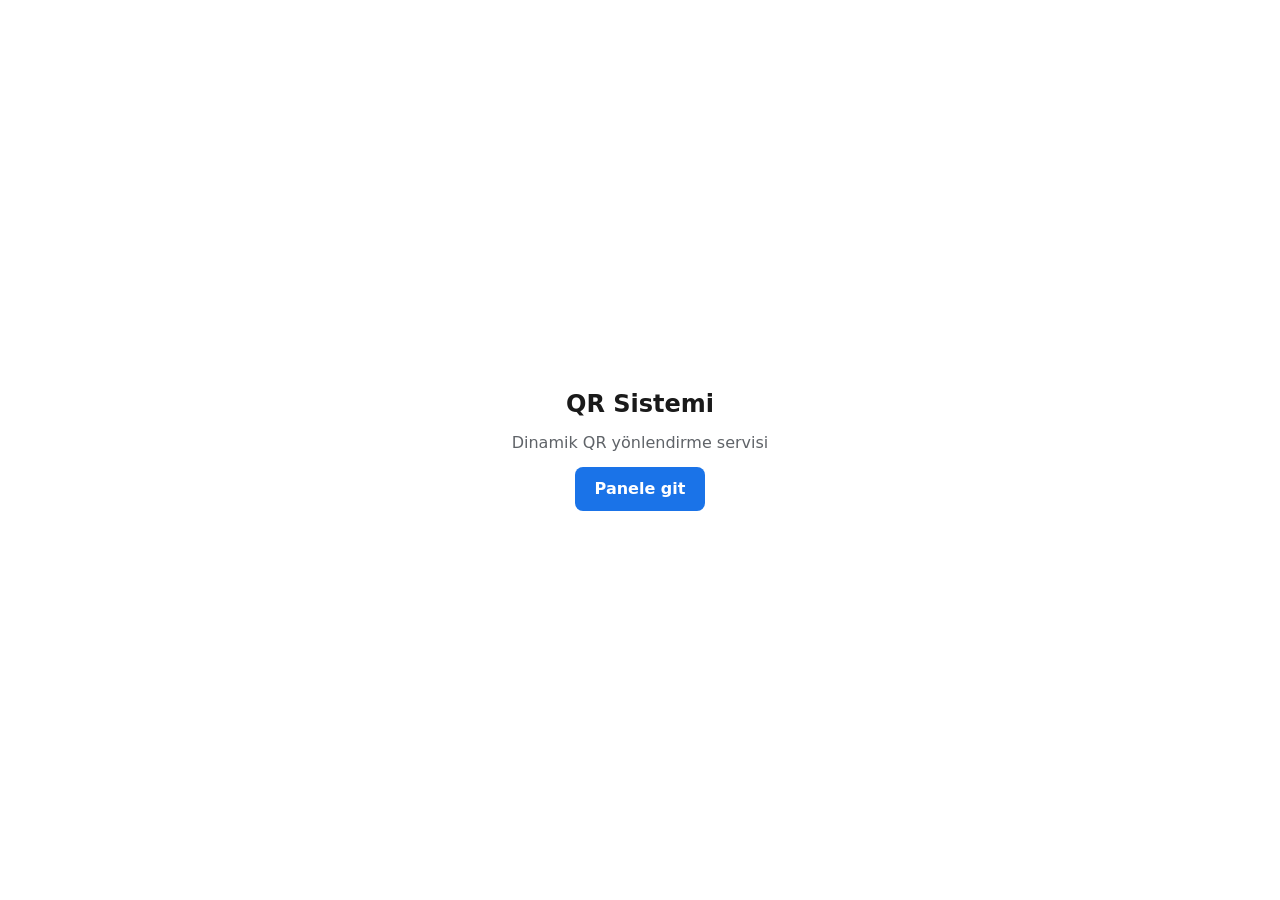
<file: index.html>
<!doctype html>
<html lang="tr">
<head>
  <meta charset="utf-8">
  <meta name="viewport" content="width=device-width, initial-scale=1">
  <title>QR Sistemi</title>
  <link rel="stylesheet" href="assets/css/style.css">
</head>
<body>
  <main>
    <h1>QR Sistemi</h1>
    <p class="muted">Dinamik QR yönlendirme servisi</p>
    <a class="button" href="panel/">Panele git</a>
  </main>
</body>
</html>
</file>
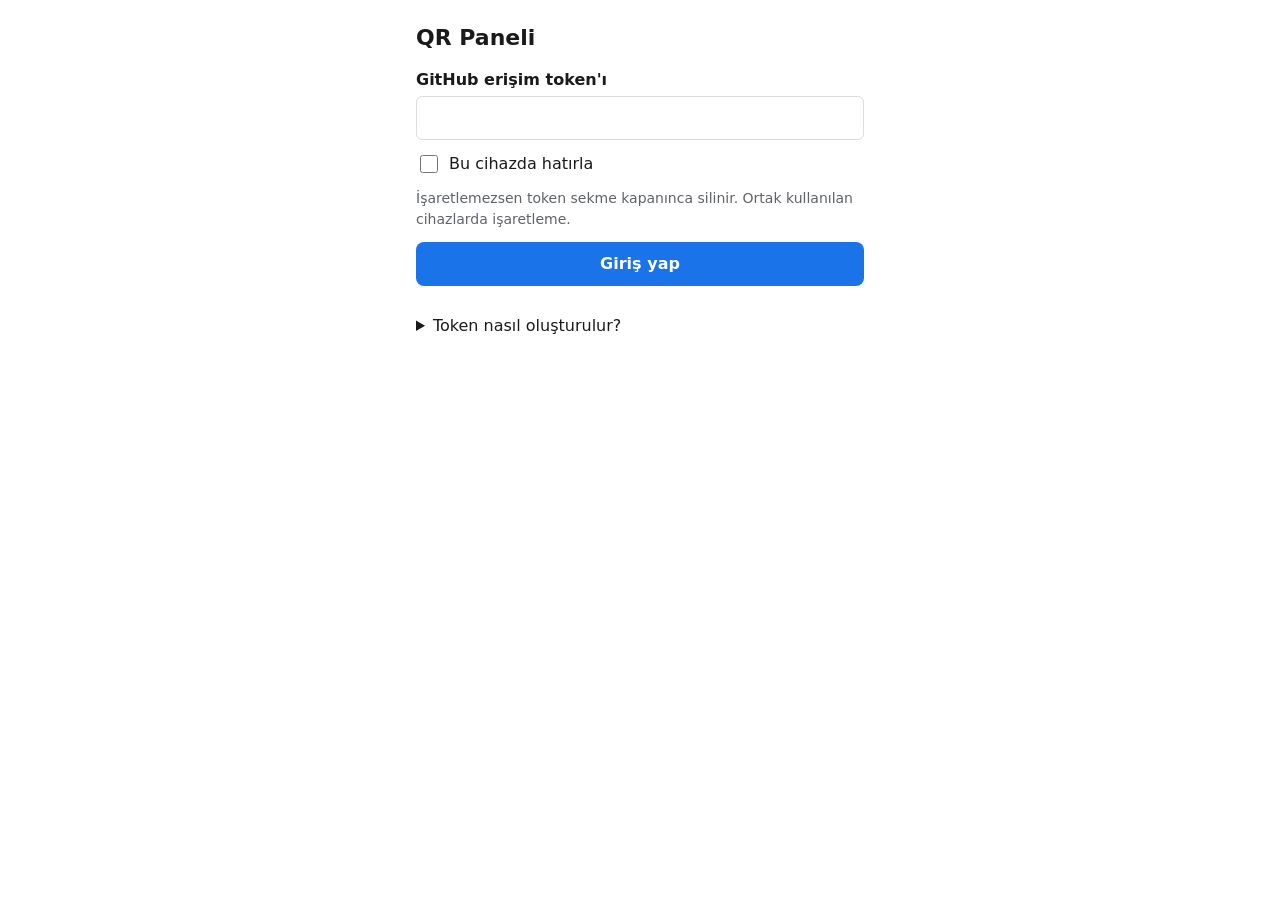
<file: panel/index.html>
<!doctype html>
<html lang="tr">
<head>
  <meta charset="utf-8">
  <meta name="viewport" content="width=device-width, initial-scale=1">
  <meta name="robots" content="noindex">
  <title>QR Paneli</title>
  <link rel="stylesheet" href="../assets/css/style.css">
  <link rel="stylesheet" href="../assets/css/panel.css">
</head>
<body class="panel">
  <header id="topbar" class="topbar" hidden>
    <div>
      <strong>QR Paneli</strong>
      <span id="repoName" class="muted small"></span>
    </div>
    <button id="logoutBtn" class="secondary small" type="button">Çıkış yap</button>
  </header>

  <div id="banner" class="banner" hidden>
    <span id="bannerText" role="status"></span>
    <button id="bannerClose" class="icon" type="button" aria-label="Kapat">×</button>
  </div>

  <main>
    <!-- Giriş -->
    <section id="view-login" class="narrow">
      <h1 tabindex="-1">QR Paneli</h1>
      <!-- Token alanına bilerek name verilmedi: JS çalışmazsa bile form token'ı URL'ye koyamaz. -->
      <form id="loginForm" class="fields" autocomplete="off">
        <label>GitHub erişim token'ı
          <input id="tokenInput" type="password" autocomplete="off" spellcheck="false" autocapitalize="off">
        </label>
        <label class="check">
          <input id="rememberInput" type="checkbox"> Bu cihazda hatırla
        </label>
        <p class="hint">İşaretlemezsen token sekme kapanınca silinir. Ortak kullanılan cihazlarda işaretleme.</p>
        <button id="loginBtn" type="submit">Giriş yap</button>
        <p id="loginStatus" class="muted" role="status"></p>
        <p id="loginError" class="error" role="alert"></p>
      </form>
      <details>
        <summary>Token nasıl oluşturulur?</summary>
        <ol>
          <li><a href="https://github.com/settings/personal-access-tokens/new" target="_blank" rel="noopener">GitHub → Settings → Developer settings → Fine-grained tokens → Generate new token</a></li>
          <li>Repository access: <strong>Only select repositories</strong> → sadece <span id="repoHint">bu</span> reposu.</li>
          <li>Permissions → Repository permissions → <strong>Contents: Read and write</strong>. Başka izin gerekmez.</li>
          <li>Oluşan token'ı kopyalayıp buraya yapıştır.</li>
        </ol>
      </details>
    </section>

    <!-- Yeni QR + liste -->
    <section id="view-main" hidden>
      <div class="editor">
        <form id="createForm" class="fields" autocomplete="off" novalidate>
          <h1 tabindex="-1">Yeni QR</h1>
          <label>QR adı
            <input id="createTitle" type="text" maxlength="120">
          </label>
          <label>Bağlanılacak link
            <input id="createTarget" type="text" inputmode="url" spellcheck="false" autocapitalize="off" placeholder="https://…">
          </label>
          <label>Görsel (isteğe bağlı)
            <input id="createLogo" type="file" accept="image/png,image/jpeg,image/webp,image/svg+xml,.svg">
          </label>
          <div class="row">
            <span id="createLogoInfo" class="muted small"></span>
            <button id="createLogoRemove" class="secondary small" type="button" hidden>Görseli kaldır</button>
          </div>
          <p id="createError" class="error" role="alert"></p>
          <p id="createStatus" class="muted" role="status"></p>
          <div class="actions">
            <button id="createBtn" type="submit">QR oluştur</button>
          </div>
        </form>

        <aside id="result" class="preview" aria-label="Oluşturulan QR" hidden>
          <h2 id="resultTitle"></h2>
          <div id="resultPreview" class="preview-canvas"></div>
          <div class="link-row">
            <code id="resultLink"></code>
            <button id="resultCopyBtn" class="secondary small" type="button">Kopyala</button>
          </div>
          <div class="actions">
            <button id="resultPngBtn" type="button">PNG indir (2048px)</button>
            <button id="resultSvgBtn" type="button">SVG indir</button>
          </div>
        </aside>
      </div>

      <h2 class="list-title">QR'larım</h2>
      <p id="listError" class="error" role="alert"></p>
      <p id="listEmpty" class="muted" hidden>Henüz QR yok.</p>
      <ul id="list" class="qr-list"></ul>
    </section>

    <!-- Düzenleme -->
    <section id="view-editor" hidden>
      <div class="toolbar">
        <button id="backBtn" class="secondary small" type="button">← Listeye dön</button>
        <h1 id="editorTitle" tabindex="-1">QR düzenle</h1>
      </div>

      <form id="editForm" class="fields narrow-form" autocomplete="off" novalidate>
        <label>QR adı
          <input id="editTitle" type="text" maxlength="120">
        </label>
        <label>Bağlanılacak link
          <input id="editTarget" type="text" inputmode="url" spellcheck="false" autocapitalize="off" placeholder="https://…">
        </label>
        <label>Görsel (isteğe bağlı)
          <input id="editLogo" type="file" accept="image/png,image/jpeg,image/webp,image/svg+xml,.svg">
        </label>
        <div class="row">
          <img id="editLogoImg" class="logo-thumb" alt="" hidden>
          <span id="editLogoInfo" class="muted small"></span>
          <button id="editLogoRemove" class="secondary small" type="button" hidden>Görseli kaldır</button>
        </div>
        <p class="note">Linki değiştirirsen basılı QR'lar da yeni linke gider. QR'ın kendisi değişmez.</p>
        <p id="editError" class="error" role="alert"></p>
        <p id="editStatus" class="muted" role="status"></p>
        <div class="actions">
          <button id="saveBtn" type="submit">Kaydet</button>
        </div>
      </form>
    </section>

    <noscript><p>Panel JavaScript gerektirir.</p></noscript>
  </main>

  <script src="../config.js"></script>
  <script src="../vendor/qrcode.min.js"></script>
  <script src="../assets/js/qr-render.js"></script>
  <script src="../assets/js/image-utils.js"></script>
  <script src="../assets/js/github-api.js"></script>
  <script src="../assets/js/panel.js"></script>
</body>
</html>
</file>
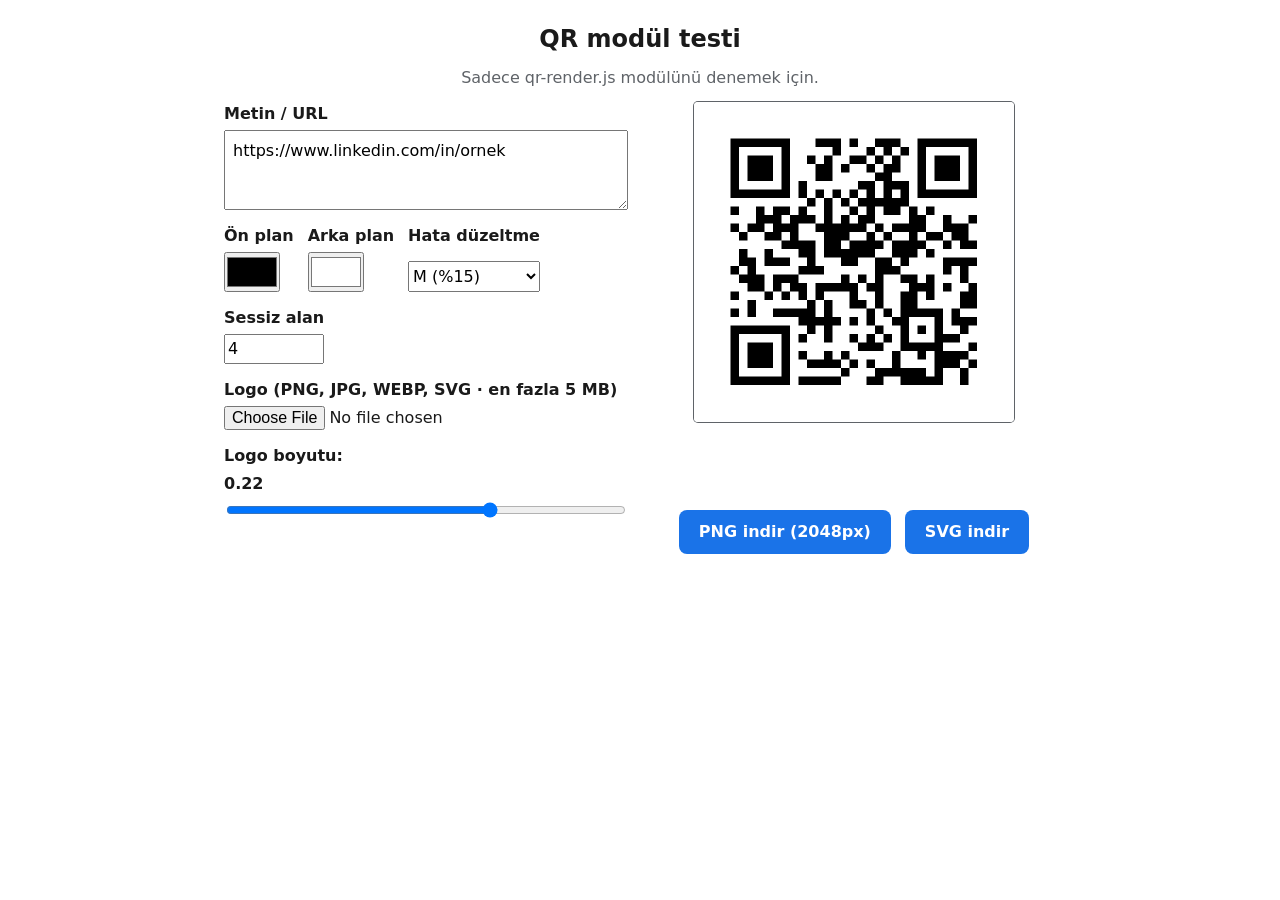
<file: panel/qr-test.html>
<!doctype html>
<html lang="tr">
<head>
  <meta charset="utf-8">
  <meta name="viewport" content="width=device-width, initial-scale=1">
  <meta name="robots" content="noindex">
  <title>QR Test</title>
  <link rel="stylesheet" href="../assets/css/style.css">
  <style>
    main {
      justify-content: flex-start;
      text-align: left;
    }
    .layout {
      display: grid;
      gap: 1.5rem;
      width: 100%;
      max-width: 52rem;
      grid-template-columns: 1fr;
    }
    @media (min-width: 720px) {
      .layout {
        grid-template-columns: 1fr 1fr;
        align-items: start;
      }
    }
    form {
      display: grid;
      gap: 0.875rem;
    }
    label {
      display: grid;
      gap: 0.25rem;
      font-weight: 600;
    }
    .row {
      display: flex;
      flex-wrap: wrap;
      gap: 0.875rem;
    }
    textarea,
    select,
    input[type="number"],
    input[type="file"] {
      font: inherit;
      font-weight: 400;
      width: 100%;
    }
    textarea {
      min-height: 5rem;
      padding: 0.5rem;
      resize: vertical;
    }
    input[type="color"] {
      width: 3.5rem;
      height: 2.5rem;
      padding: 0;
    }
    .preview {
      display: grid;
      gap: 0.75rem;
      justify-items: center;
    }
    .preview canvas {
      width: 100%;
      max-width: 320px;
      height: auto;
      border-radius: 4px;
      box-shadow: 0 0 0 1px var(--muted);
    }
    .message {
      min-height: 1.5em;
      font-size: 0.9375rem;
    }
    .error {
      color: #d93025;
    }
    @media (prefers-color-scheme: dark) {
      .error {
        color: #f28b82;
      }
    }
    button.secondary {
      background: transparent;
      color: var(--accent);
      box-shadow: inset 0 0 0 1px var(--accent);
    }
  </style>
</head>
<body>
  <main>
    <h1>QR modül testi</h1>
    <p class="muted">Sadece qr-render.js modülünü denemek için.</p>

    <div class="layout">
      <form id="form" autocomplete="off">
        <label>Metin / URL
          <textarea id="text">https://www.linkedin.com/in/ornek</textarea>
        </label>

        <div class="row">
          <label>Ön plan <input id="fg" type="color" value="#000000"></label>
          <label>Arka plan <input id="bg" type="color" value="#ffffff"></label>
          <label>Hata düzeltme
            <select id="ecl">
              <option value="L">L (%7)</option>
              <option value="M" selected>M (%15)</option>
              <option value="Q">Q (%25)</option>
              <option value="H">H (%30)</option>
            </select>
          </label>
          <label>Sessiz alan
            <input id="quiet" type="number" min="0" max="10" step="1" value="4">
          </label>
        </div>

        <label>Logo (PNG, JPG, WEBP, SVG · en fazla 5 MB)
          <input id="logo" type="file" accept="image/png,image/jpeg,image/webp,image/svg+xml,.svg">
        </label>
        <label>Logo boyutu: <span id="logoScaleValue">0.22</span>
          <input id="logoScale" type="range" min="0.1" max="0.28" step="0.01" value="0.22">
        </label>
        <div class="row">
          <button id="removeLogo" class="secondary" type="button" hidden>Logoyu kaldır</button>
        </div>
      </form>

      <section class="preview" aria-label="Önizleme">
        <div id="canvasHost"></div>
        <p id="warning" class="message muted" role="status"></p>
        <p id="error" class="message error" role="alert"></p>
        <div class="row">
          <button id="downloadPng" type="button">PNG indir (2048px)</button>
          <button id="downloadSvg" type="button">SVG indir</button>
        </div>
      </section>
    </div>
  </main>

  <script src="../vendor/qrcode.min.js"></script>
  <script src="../assets/js/qr-render.js"></script>
  <script src="../assets/js/image-utils.js"></script>
  <script src="../assets/js/contrast.js"></script>
  <script>
    (function () {
      "use strict";

      var $ = function (id) { return document.getElementById(id); };
      var logoImg = null;

      function options(size) {
        return {
          text: $("text").value,
          fg: $("fg").value,
          bg: $("bg").value,
          ecl: $("ecl").value,
          quiet: Number($("quiet").value) || 0,
          logo: logoImg,
          logoScale: Number($("logoScale").value),
          size: size
        };
      }

      function setError(msg) {
        $("error").textContent = msg || "";
      }

      function update() {
        $("logoScaleValue").textContent = Number($("logoScale").value).toFixed(2);
        $("ecl").disabled = !!logoImg;
        if (logoImg) $("ecl").value = "H";
        $("warning").textContent = contrastWarning($("fg").value, $("bg").value) || "";

        var host = $("canvasHost");
        try {
          var result = renderQR(options(640));
          host.replaceChildren(result.canvas);
          setError("");
          toggleDownloads(true);
        } catch (e) {
          host.replaceChildren();
          setError(e.message);
          toggleDownloads(false);
        }
      }

      function toggleDownloads(enabled) {
        $("downloadPng").disabled = !enabled;
        $("downloadSvg").disabled = !enabled;
      }

      function download(blob, filename) {
        var url = URL.createObjectURL(blob);
        var a = document.createElement("a");
        a.href = url;
        a.download = filename;
        document.body.appendChild(a);
        a.click();
        a.remove();
        setTimeout(function () { URL.revokeObjectURL(url); }, 1000);
      }

      $("form").addEventListener("input", function (e) {
        if (e.target.id !== "logo") update();
      });

      $("logo").addEventListener("change", function (e) {
        var file = e.target.files[0];
        if (!file) return;
        setError("");
        loadImageFromFile(file)
          .then(normalizeLogo)
          .then(function (norm) {
            var img = new Image();
            img.src = norm.dataURL;
            return img.decode().then(function () { return img; });
          })
          .then(function (img) {
            logoImg = img;
            $("removeLogo").hidden = false;
            update();
          })
          .catch(function (err) {
            e.target.value = "";
            setError(err.message);
          });
      });

      $("removeLogo").addEventListener("click", function () {
        logoImg = null;
        $("logo").value = "";
        $("removeLogo").hidden = true;
        update();
      });

      $("downloadPng").addEventListener("click", function () {
        try {
          renderQR(options(2048)).toPNGBlob()
            .then(function (blob) { download(blob, "qr.png"); })
            .catch(function (err) { setError(err.message); });
        } catch (err) {
          setError(err.message);
        }
      });

      $("downloadSvg").addEventListener("click", function () {
        try {
          var svg = renderQR(options(1024)).toSVGString();
          download(new Blob([svg], { type: "image/svg+xml" }), "qr.svg");
        } catch (err) {
          setError(err.message);
        }
      });

      update();
    })();
  </script>
</body>
</html>
</file>
<file: assets/css/style.css>
:root {
  color-scheme: light dark;
  --bg: #ffffff;
  --fg: #1a1a1a;
  --muted: #5f6368;
  --accent: #1a73e8;
  --accent-fg: #ffffff;
}

@media (prefers-color-scheme: dark) {
  :root {
    --bg: #121212;
    --fg: #e8eaed;
    --muted: #9aa0a6;
    --accent: #8ab4f8;
    --accent-fg: #121212;
  }
}

* {
  box-sizing: border-box;
}

html,
body {
  margin: 0;
  height: 100%;
}

body {
  background: var(--bg);
  color: var(--fg);
  font-family: system-ui, -apple-system, "Segoe UI", Roboto, sans-serif;
  font-size: 1rem;
  line-height: 1.5;
  -webkit-text-size-adjust: 100%;
}

main {
  min-height: 100%;
  display: flex;
  flex-direction: column;
  align-items: center;
  justify-content: center;
  gap: 0.75rem;
  padding: 1.5rem 1rem;
  text-align: center;
}

h1 {
  margin: 0;
  font-size: 1.5rem;
  line-height: 1.25;
}

p {
  margin: 0;
  max-width: 32rem;
}

.muted {
  color: var(--muted);
}

[hidden] {
  display: none !important;
}

a.button,
button {
  display: inline-block;
  min-height: 44px;
  padding: 0.625rem 1.25rem;
  border: 0;
  border-radius: 8px;
  background: var(--accent);
  color: var(--accent-fg);
  font: inherit;
  font-weight: 600;
  text-decoration: none;
  cursor: pointer;
}

a.button:focus-visible,
button:focus-visible {
  outline: 2px solid var(--fg);
  outline-offset: 2px;
}
</file>
<file: assets/css/panel.css>
/* Panel sayfası; style.css'in üzerine yüklenir. */
.panel {
  --border: #dadce0;
  --surface: #f8f9fa;
  --danger: #d93025;
  --ok-fg: #137333;
  --warn-fg: #8a4b00;
}

@media (prefers-color-scheme: dark) {
  .panel {
    --border: #3c4043;
    --surface: #1e1f20;
    --danger: #f28b82;
    --ok-fg: #81c995;
    --warn-fg: #fdd663;
  }
}

.panel main {
  justify-content: flex-start;
  align-items: stretch;
  text-align: left;
  width: 100%;
  max-width: 64rem;
  min-height: 0;
  margin: 0 auto;
  gap: 1rem;
}

.panel h1 {
  font-size: 1.375rem;
}

.panel h2 {
  margin: 0;
  font-size: 1.125rem;
}

.small {
  font-size: 0.875rem;
}

.hint {
  color: var(--muted);
  font-size: 0.875rem;
}

.error {
  color: var(--danger);
}

.error:empty,
.hint:empty {
  display: none;
}

.note {
  padding: 0.625rem 0.75rem;
  border-left: 3px solid var(--accent);
  background: var(--surface);
  font-size: 0.9375rem;
}

code {
  font-family: ui-monospace, SFMono-Regular, Consolas, monospace;
  font-size: 0.875rem;
  overflow-wrap: anywhere;
}

a {
  color: var(--accent);
}

/* Form */
.fields {
  display: grid;
  gap: 0.75rem;
}

.fields label {
  display: grid;
  gap: 0.25rem;
  font-weight: 600;
}

.fields label.check {
  display: flex;
  align-items: center;
  gap: 0.5rem;
  font-weight: 400;
}

.check input {
  width: 1.125rem;
  height: 1.125rem;
}

.panel input[type="text"],
.panel input[type="password"] {
  width: 100%;
  min-height: 44px;
  padding: 0.5rem 0.625rem;
  border: 1px solid var(--border);
  border-radius: 6px;
  background: var(--bg);
  color: var(--fg);
  font: inherit;
  font-weight: 400;
}

.panel input[type="file"] {
  font: inherit;
  font-weight: 400;
  max-width: 100%;
}

.row {
  display: flex;
  flex-wrap: wrap;
  align-items: center;
  gap: 0.75rem;
}

.actions {
  display: flex;
  flex-wrap: wrap;
  gap: 0.5rem;
}

/* Butonlar */
button.small {
  min-height: 36px;
  padding: 0.375rem 0.75rem;
  font-size: 0.875rem;
}

button.secondary {
  background: transparent;
  color: var(--accent);
  box-shadow: inset 0 0 0 1px var(--accent);
}

button.icon {
  min-height: 32px;
  padding: 0 0.5rem;
  background: transparent;
  color: inherit;
  font-size: 1.25rem;
  line-height: 1;
}

button:disabled {
  opacity: 0.5;
  cursor: not-allowed;
}

/* Üst çubuk ve bildirim */
.topbar {
  display: flex;
  align-items: center;
  justify-content: space-between;
  gap: 0.75rem;
  padding: 0.625rem 1rem;
  border-bottom: 1px solid var(--border);
}

.topbar strong {
  margin-right: 0.5rem;
}

.banner {
  display: flex;
  align-items: center;
  justify-content: space-between;
  gap: 0.75rem;
  max-width: 64rem;
  margin: 0.75rem auto 0;
  padding: 0.5rem 0.75rem;
  border-left: 4px solid var(--accent);
  background: var(--surface);
}

.banner.ok {
  border-left-color: var(--ok-fg);
}

.banner.warn {
  border-left-color: var(--warn-fg);
}

@media (max-width: 64rem) {
  .banner {
    margin-left: 1rem;
    margin-right: 1rem;
  }
}

.narrow {
  display: grid;
  gap: 1rem;
  width: 100%;
  max-width: 28rem;
  margin: 0 auto;
}

.toolbar {
  display: flex;
  flex-wrap: wrap;
  align-items: center;
  justify-content: space-between;
  gap: 0.75rem;
  margin-bottom: 0.75rem;
}

#view-editor .toolbar {
  justify-content: flex-start;
}

/* Liste */
.panel .list-title {
  margin: 2rem 0 0.75rem;
}

.qr-list {
  display: grid;
  gap: 0.75rem;
  margin: 0;
  padding: 0;
  list-style: none;
}

.qr-card {
  display: grid;
  grid-template-columns: 72px minmax(0, 1fr) auto;
  align-items: center;
  gap: 0.75rem;
  padding: 0.75rem;
  border: 1px solid var(--border);
  border-radius: 8px;
}

.thumb {
  width: 72px;
  height: 72px;
}

.thumb canvas {
  display: block;
  width: 72px;
  height: 72px;
  border-radius: 4px;
}

.card-body {
  display: grid;
  gap: 0.25rem;
  min-width: 0;
}

.target {
  color: var(--muted);
  overflow-wrap: anywhere;
}

.link-row {
  display: flex;
  flex-wrap: wrap;
  align-items: center;
  gap: 0.5rem;
  overflow-wrap: anywhere;
}

@media (max-width: 560px) {
  .qr-card {
    grid-template-columns: 64px minmax(0, 1fr);
  }
  .thumb,
  .thumb canvas {
    width: 64px;
    height: 64px;
  }
  .qr-card > .actions {
    grid-column: 1 / -1;
  }
}

/* Düzenleyici */
.editor {
  display: grid;
  gap: 1.5rem;
}

@media (min-width: 800px) {
  .editor {
    grid-template-columns: minmax(0, 1fr) 320px;
    align-items: start;
  }
  .preview {
    position: sticky;
    top: 1rem;
  }
}

.preview {
  display: grid;
  gap: 0.5rem;
}

.preview-canvas canvas {
  display: block;
  width: 100%;
  max-width: 320px;
  height: auto;
  border-radius: 4px;
  box-shadow: 0 0 0 1px var(--border);
}

.narrow-form {
  max-width: 40rem;
}

.logo-thumb {
  width: 48px;
  height: 48px;
  object-fit: contain;
  border-radius: 4px;
  box-shadow: 0 0 0 1px var(--border);
}

/* Görünüm değişince odak başlığa taşınır; başlık etrafında çerçeve çıkmasın. */
h1[tabindex="-1"]:focus {
  outline: none;
}
</file>
